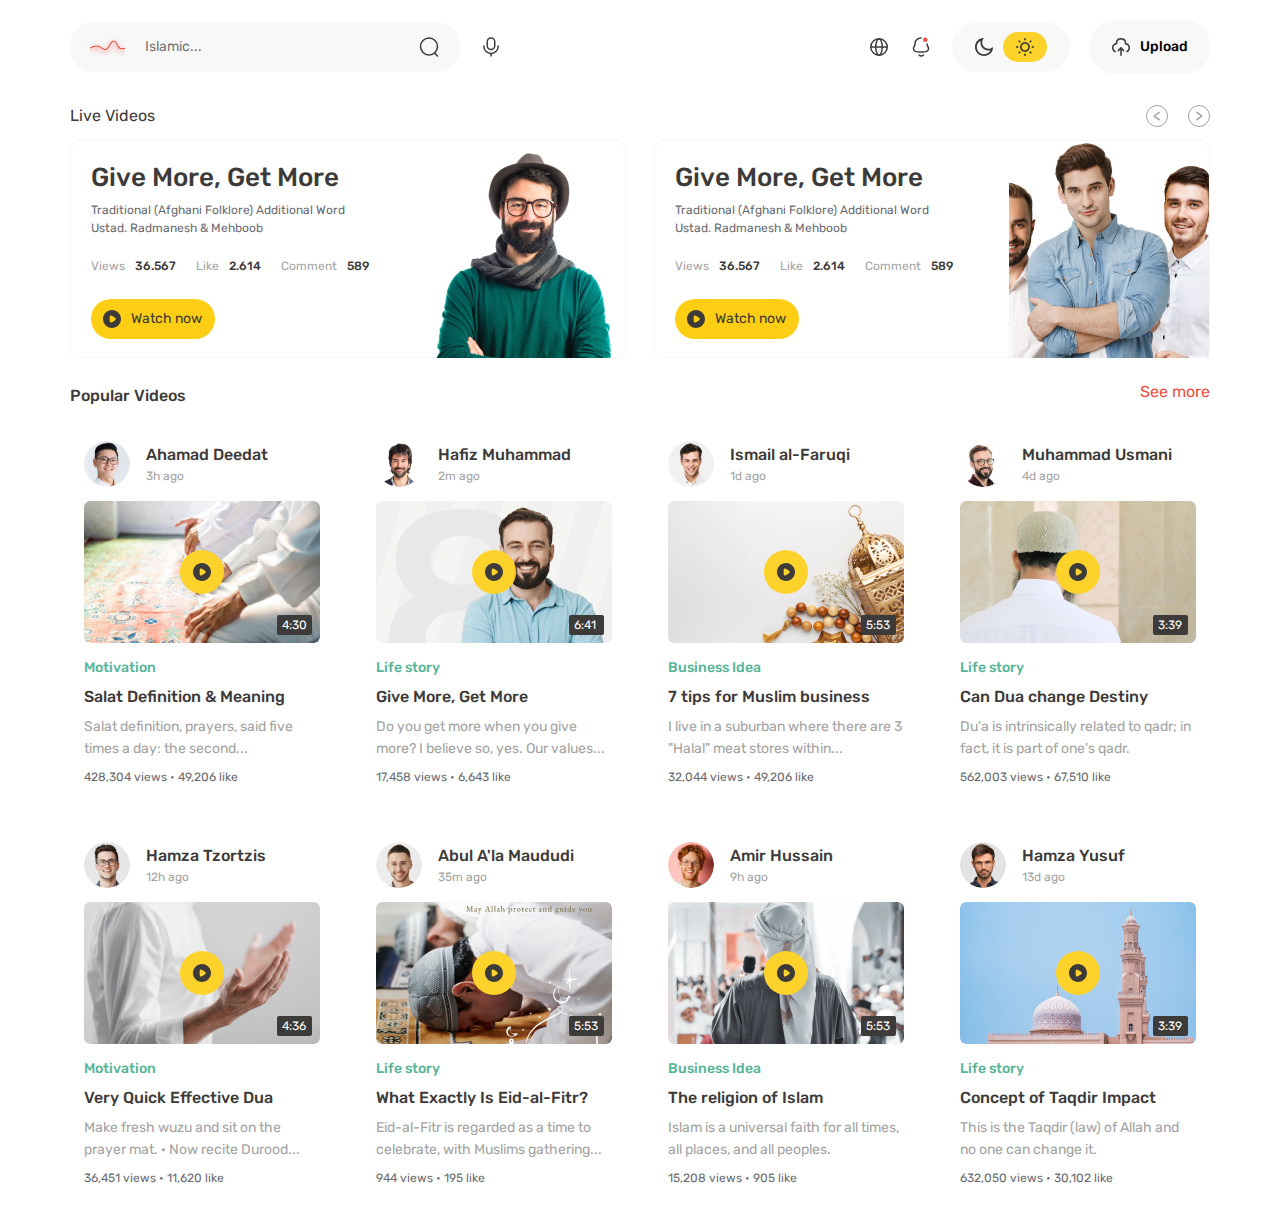
<file: index.html>
<!DOCTYPE html>
<html lang="en">
    <head>
        <meta charset="UTF-8" />
        <meta name="viewport" content="width=device-width, initial-scale=1.0" />
        <!-- Font -->
        <link rel="preconnect" href="https://fonts.googleapis.com" />
        <link rel="preconnect" href="https://fonts.gstatic.com" crossorigin />
        <link
            href="https://fonts.googleapis.com/css2?family=Rubik:ital,wght@0,300..900;1,300..900&display=swap"
            rel="stylesheet"
        />
        <!-- Css -->
        <link rel="stylesheet" href="css/main.css" />
        <title>Hackathon01</title>
    </head>
    <body>
        <header class="header header--fixed">
            <div class="container">
                <div class="header__wrap">
                    <!-- Left -->
                    <div class="header__left">
                        <div class="header__search">
                            <figure class="header__decor">
                                <img src="./img/header__decor.png" alt="header-decor">
                            </figure>
                            <div class="header__input-wrap">
                                <input
                                    type="text"
                                    name="header__input"
                                    class="header__input"
                                    placeholder="Islamic..."
                                />
                                <button class="header__search-btn">
                                    <img src="./img/Search.svg" alt="Search" />
                                </button>
                            </div>
                        </div>
                        <button class="header__voice">
                            <img src="./img/Voice.svg" alt="Voice" />
                        </button>
                    </div>
                    <!-- Right -->
                    <div class="header__right">
                        <button class="header__global">
                            <img src="./img/Global.svg" alt="global-icon" />
                        </button>
                        <button class="header__noti">
                            <img src="./img/Notification.svg" alt="noti-icon" />
                        </button>
                        <label class="header__dark-mode" for="darkmode">
                            <figure class="header__dark-mode--on">
                                <img src="./img/Dark.svg" alt="darkmode-icon" />
                            </figure>
                            <figure class="header__dark-mode--off">
                                <img src="./img/Sun.png" alt="darkmode-icon" />
                            </figure>
                        </label>
                        <button class="header__upload">
                            <img
                                src="./img/Upload.svg"
                                alt="upload-icon"
                                class="header__upload-icon"
                            />
                            <p class="header__upload-text">Upload</p>
                        </button>
                    </div>
                </div>
            </div>
        </header>
        <main>
            <div class="container">
                <!-- Live -->
                <section class="live">
                    <!-- Heading -->
                    <div class="live__heading">
                        <h2 class="live__title">Live Videos</h2>
                        <div class="live__action">
                            <button href="#" class="live__arrow"><</button>
                            <button href="#" class="live__arrow">></button>
                        </div>
                    </div>
                    <!--List -->
                    <ul class="live__list">
                        <!-- Live__item01 -->
                        <li class="live__item">
                            <!-- Content -->
                            <div class="live__item-content">
                                <h3 class="live__item-chanel">
                                    Give More, Get More
                                </h3>
                                <p class="live__item-desc line-clamp">
                                    Traditional (Afghani Folklore) Additional
                                    Word Ustad. Radmanesh & Mehboob
                                </p>
                                <div class="live__item-info-wrap">
                                    <div class="live__item-info">
                                        <p class="live__item-info-text">
                                            Views
                                        </p>
                                        <span class="live__item-info-number"
                                            >36.567</span
                                        >
                                    </div>
                                    <div class="live__item-info">
                                        <p class="live__item-info-text">Like</p>
                                        <span class="live__item-info-number"
                                            >2.614</span
                                        >
                                    </div>
                                    <div class="live__item-info">
                                        <p class="live__item-info-text">
                                            Comment
                                        </p>
                                        <span class="live__item-info-number"
                                            >589</span
                                        >
                                    </div>
                                </div>
                                <!-- Button -->
                                <a href="#" class="live__item-btn">
                                    <svg
                                        width="18"
                                        height="18"
                                        viewBox="0 0 18 18"
                                        fill="none"
                                        xmlns="http://www.w3.org/2000/svg"
                                    >
                                        <path
                                            fill-rule="evenodd"
                                            clip-rule="evenodd"
                                            d="M0 9.00521C0 4.03763 4.03958 0 9 0C13.9604 0 18 4.03763 18 9.00521C18 13.9624 13.9604 18 9 18C4.03958 18 0 13.9624 0 9.00521ZM12.3012 9.91606C12.3967 9.82055 12.5183 9.67294 12.5444 9.6382C12.6834 9.45586 12.7529 9.2301 12.7529 9.00521C12.7529 8.75253 12.6747 8.51809 12.527 8.32706C12.5149 8.31496 12.4912 8.28917 12.4603 8.25556C12.4026 8.19266 12.3196 8.10238 12.2403 8.02315C11.528 7.25904 9.66891 6.00868 8.69594 5.62663C8.54826 5.56671 8.17471 5.4356 7.9749 5.42692C7.78378 5.42692 7.60135 5.47033 7.4276 5.55716C7.21042 5.67873 7.03667 5.86975 6.94111 6.09551C6.8803 6.25181 6.78474 6.72069 6.78474 6.72938C6.68918 7.24168 6.63706 8.07525 6.63706 8.99566C6.63706 9.87352 6.68918 10.6715 6.76737 11.1925C6.76952 11.1946 6.77699 11.2319 6.7886 11.2898C6.82389 11.4657 6.89742 11.8324 6.97586 11.9826C7.16698 12.3473 7.54054 12.5731 7.94015 12.5731H7.9749C8.23552 12.5644 8.78281 12.3386 8.78281 12.33C9.70366 11.9479 11.5193 10.7583 12.249 9.96816L12.3012 9.91606Z"
                                            fill="#3D3B39"
                                        />
                                    </svg>
                                    Watch now
                                </a>
                            </div>
                            <!-- Media -->
                            <div class="live__item-media">
                                <div class="live__item-img-wrap">
                                    <img
                                        src="./img/live-img01.png"
                                        alt="media01"
                                        class="live__item-img"
                                    />
                                </div>
                            </div>
                        </li>
                        <!-- Live__item02 -->
                        <li class="live__item">
                            <!-- Content -->
                            <div class="live__item-content">
                                <h3 class="live__item-chanel">
                                    Give More, Get More
                                </h3>
                                <p class="live__item-desc line-clamp">
                                    Traditional (Afghani Folklore) Additional
                                    Word Ustad. Radmanesh & Mehboob
                                </p>
                                <div class="live__item-info-wrap">
                                    <div class="live__item-info">
                                        <p class="live__item-info-text">
                                            Views
                                        </p>
                                        <span class="live__item-info-number"
                                            >36.567</span
                                        >
                                    </div>
                                    <div class="live__item-info">
                                        <p class="live__item-info-text">Like</p>
                                        <span class="live__item-info-number"
                                            >2.614</span
                                        >
                                    </div>
                                    <div class="live__item-info">
                                        <p class="live__item-info-text">
                                            Comment
                                        </p>
                                        <span class="live__item-info-number"
                                            >589</span
                                        >
                                    </div>
                                </div>
                                <!-- Button -->
                                <a href="#" class="live__item-btn">
                                    <svg
                                        width="18"
                                        height="18"
                                        viewBox="0 0 18 18"
                                        fill="none"
                                        xmlns="http://www.w3.org/2000/svg"
                                    >
                                        <path
                                            fill-rule="evenodd"
                                            clip-rule="evenodd"
                                            d="M0 9.00521C0 4.03763 4.03958 0 9 0C13.9604 0 18 4.03763 18 9.00521C18 13.9624 13.9604 18 9 18C4.03958 18 0 13.9624 0 9.00521ZM12.3012 9.91606C12.3967 9.82055 12.5183 9.67294 12.5444 9.6382C12.6834 9.45586 12.7529 9.2301 12.7529 9.00521C12.7529 8.75253 12.6747 8.51809 12.527 8.32706C12.5149 8.31496 12.4912 8.28917 12.4603 8.25556C12.4026 8.19266 12.3196 8.10238 12.2403 8.02315C11.528 7.25904 9.66891 6.00868 8.69594 5.62663C8.54826 5.56671 8.17471 5.4356 7.9749 5.42692C7.78378 5.42692 7.60135 5.47033 7.4276 5.55716C7.21042 5.67873 7.03667 5.86975 6.94111 6.09551C6.8803 6.25181 6.78474 6.72069 6.78474 6.72938C6.68918 7.24168 6.63706 8.07525 6.63706 8.99566C6.63706 9.87352 6.68918 10.6715 6.76737 11.1925C6.76952 11.1946 6.77699 11.2319 6.7886 11.2898C6.82389 11.4657 6.89742 11.8324 6.97586 11.9826C7.16698 12.3473 7.54054 12.5731 7.94015 12.5731H7.9749C8.23552 12.5644 8.78281 12.3386 8.78281 12.33C9.70366 11.9479 11.5193 10.7583 12.249 9.96816L12.3012 9.91606Z"
                                            fill="#3D3B39"
                                        />
                                    </svg>
                                    Watch now
                                </a>
                            </div>
                            <!-- Media -->
                            <div class="live__item-media">
                                <figure class="live__item-img-wrap">
                                    <img
                                        src="img/live-img02.png"
                                        alt="media01"
                                        class="live__item-img"
                                    />
                                </figure>
                            </div>
                        </li>
                    </ul>
                </section>
                <!-- Popular -->
                <section class="popular">
                    <div class="popular__heading">
                        <h2 class="popular__title">Popular Videos</h2>
                        <a href="#" class="popular__link">See more</a>
                    </div>
                    <ul class="popular__list">
                        <!-- Item01 -->
                        <li class="popular__item">
                            <!-- info -->
                            <div class="popular__info-wrap">
                                <figure class="popular__avt-wrap">
                                    <img
                                        src="./img/popular-avt01.png"
                                        alt="popular-avt"
                                        class="popular__avt"
                                    />
                                </figure>
                                <div class="popular__info">
                                    <h3 class="popular__name">Ahamad Deedat</h3>
                                    <p class="popular__time">3h ago</p>
                                </div>
                            </div>
                            <!-- img -->
                            <figure class="popular__img-wrap">
                                <figure class="popular__play">
                                    <img
                                        src="./img/Play.svg"
                                        alt="popular__play"
                                    />
                                </figure>
                                <img
                                    src="./img/pupular__img01.png"
                                    alt="popular-img"
                                />
                                <p class="popular__img-time">4:30</p>
                            </figure>
                            <a href="#" class="popular__topic">Motivation</a>
                            <h2 class="popular__title">
                                Salat Definition & Meaning
                            </h2>
                            <p class="popular__desc line-clamp">
                                Salat definition, prayers, said five times a
                                day: the second...
                            </p>
                            <p class="popular__detail">
                                428,304 views • 49,206 like
                            </p>
                        </li>
                        <!-- Item02 -->
                        <li class="popular__item">
                            <!-- info -->
                            <div class="popular__info-wrap">
                                <figure class="popular__avt-wrap">
                                    <img
                                        src="./img/popular-avt02.png"
                                        alt="popular-avt"
                                        class="popular__avt"
                                    />
                                </figure>
                                <div class="popular__info">
                                    <h3 class="popular__name">
                                        Hafiz Muhammad
                                    </h3>
                                    <p class="popular__time">2m ago</p>
                                </div>
                            </div>
                            <!-- img -->
                            <figure class="popular__img-wrap">
                                <figure class="popular__play">
                                    <img
                                        src="./img/Play.svg"
                                        alt="popular__play"
                                    />
                                </figure>
                                <img
                                    src="./img/pupular__img02.png"
                                    alt="popular-img"
                                />
                                <p class="popular__img-time">6:41</p>
                            </figure>
                            <a href="#" class="popular__topic">Life story</a>
                            <h2 class="popular__title">Give More, Get More</h2>
                            <p class="popular__desc line-clamp">
                                Do you get more when you give more? I believe
                                so, yes. Our values...
                            </p>
                            <p class="popular__detail">
                                17,458 views • 6,643 like
                            </p>
                        </li>
                        <!-- Item03 -->
                        <li class="popular__item">
                            <!-- info -->
                            <div class="popular__info-wrap">
                                <figure class="popular__avt-wrap">
                                    <img
                                        src="./img/popular-avt03.png"
                                        alt="popular-avt"
                                        class="popular__avt"
                                    />
                                </figure>
                                <div class="popular__info">
                                    <h3 class="popular__name">
                                        Ismail al-Faruqi
                                    </h3>
                                    <p class="popular__time">1d ago</p>
                                </div>
                            </div>
                            <!-- img -->
                            <figure class="popular__img-wrap">
                                <figure class="popular__play">
                                    <img
                                        src="./img/Play.svg"
                                        alt="popular__play"
                                    />
                                </figure>
                                <img
                                    src="./img/pupular__img03.png"
                                    alt="popular-img"
                                />
                                <p class="popular__img-time">5:53</p>
                            </figure>
                            <a href="#" class="popular__topic">Business Idea</a>
                            <h2 class="popular__title">
                                7 tips for Muslim business
                            </h2>
                            <p class="popular__desc line-clamp">
                                I live in a suburban where there are 3 "Halal"
                                meat stores within...
                            </p>
                            <p class="popular__detail">
                                32,044 views • 49,206 like
                            </p>
                        </li>
                        <!-- Item04 -->
                        <li class="popular__item">
                            <!-- info -->
                            <div class="popular__info-wrap">
                                <figure class="popular__avt-wrap">
                                    <img
                                        src="./img/popular-avt04.png"
                                        alt="popular-avt"
                                        class="popular__avt"
                                    />
                                </figure>
                                <div class="popular__info">
                                    <h3 class="popular__name">
                                        Muhammad Usmani
                                    </h3>
                                    <p class="popular__time">4d ago</p>
                                </div>
                            </div>
                            <!-- img -->
                            <figure class="popular__img-wrap">
                                <figure class="popular__play">
                                    <img
                                        src="./img/Play.svg"
                                        alt="popular__play"
                                    />
                                </figure>
                                <img
                                    src="./img/pupular__img04.png"
                                    alt="popular-img"
                                />
                                <p class="popular__img-time">3:39</p>
                            </figure>
                            <a href="#" class="popular__topic">Life story</a>
                            <h2 class="popular__title">
                                Can Dua change Destiny
                            </h2>
                            <p class="popular__desc line-clamp">
                                Du'a is intrinsically related to qadr; in fact,
                                it is part of one's qadr.
                            </p>
                            <p class="popular__detail">
                                562,003 views • 67,510 like
                            </p>
                        </li>
                        <!-- Item05 -->
                        <li class="popular__item">
                            <!-- info -->
                            <div class="popular__info-wrap">
                                <figure class="popular__avt-wrap">
                                    <img
                                        src="./img/popular-avt05.png"
                                        alt="popular-avt"
                                        class="popular__avt"
                                    />
                                </figure>
                                <div class="popular__info">
                                    <h3 class="popular__name">
                                        Hamza Tzortzis
                                    </h3>
                                    <p class="popular__time">12h ago</p>
                                </div>
                            </div>
                            <!-- img -->
                            <figure class="popular__img-wrap">
                                <figure class="popular__play">
                                    <img
                                        src="./img/Play.svg"
                                        alt="popular__play"
                                    />
                                </figure>
                                <img
                                    src="./img/pupular__img05.png"
                                    alt="popular-img"
                                />
                                <p class="popular__img-time">4:36</p>
                            </figure>
                            <a href="#" class="popular__topic">Motivation</a>
                            <h2 class="popular__title">
                                Very Quick Effective Dua
                            </h2>
                            <p class="popular__desc line-clamp">
                                Make fresh wuzu and sit on the prayer mat. · Now
                                recite Durood...
                            </p>
                            <p class="popular__detail">
                                36,451 views • 11,620 like
                            </p>
                        </li>
                        <!-- Item06 -->
                        <li class="popular__item">
                            <!-- info -->
                            <div class="popular__info-wrap">
                                <figure class="popular__avt-wrap">
                                    <img
                                        src="./img/popular-avt06.png"
                                        alt="popular-avt"
                                        class="popular__avt"
                                    />
                                </figure>
                                <div class="popular__info">
                                    <h3 class="popular__name">
                                        Abul A'la Maududi
                                    </h3>
                                    <p class="popular__time">35m ago</p>
                                </div>
                            </div>
                            <!-- img -->
                            <figure class="popular__img-wrap">
                                <figure class="popular__play">
                                    <img
                                        src="./img/Play.svg"
                                        alt="popular__play"
                                    />
                                </figure>
                                <img
                                    src="./img/pupular__img06.png"
                                    alt="popular-img"
                                />
                                <p class="popular__img-time">5:53</p>
                            </figure>
                            <a href="#" class="popular__topic">Life story</a>
                            <h2 class="popular__title">
                                What Exactly Is Eid-al-Fitr?
                            </h2>
                            <p class="popular__desc line-clamp">
                                Eid-al-Fitr is regarded as a time to celebrate,
                                with Muslims gathering...
                            </p>
                            <p class="popular__detail">944 views • 195 like</p>
                        </li>
                        <!-- Item07 -->
                        <li class="popular__item">
                            <!-- info -->
                            <div class="popular__info-wrap">
                                <figure class="popular__avt-wrap">
                                    <img
                                        src="./img/popular-avt07.png"
                                        alt="popular-avt"
                                        class="popular__avt"
                                    />
                                </figure>
                                <div class="popular__info">
                                    <h3 class="popular__name">Amir Hussain</h3>
                                    <p class="popular__time">9h ago</p>
                                </div>
                            </div>
                            <!-- img -->
                            <figure class="popular__img-wrap">
                                <figure class="popular__play">
                                    <img
                                        src="./img/Play.svg"
                                        alt="popular__play"
                                    />
                                </figure>
                                <img
                                    src="./img/pupular__img07.png"
                                    alt="popular-img"
                                />
                                <p class="popular__img-time">5:53</p>
                            </figure>
                            <a href="#" class="popular__topic">Business Idea</a>
                            <h2 class="popular__title">
                                The religion of Islam
                            </h2>
                            <p class="popular__desc line-clamp">
                                Islam is a universal faith for all times, all
                                places, and all peoples.
                            </p>
                            <p class="popular__detail">
                                15,208 views • 905 like
                            </p>
                        </li>
                        <!-- Item08 -->
                        <li class="popular__item">
                            <!-- info -->
                            <div class="popular__info-wrap">
                                <figure class="popular__avt-wrap">
                                    <img
                                        src="./img/popular-avt08.png"
                                        alt="popular-avt"
                                        class="popular__avt"
                                    />
                                </figure>
                                <div class="popular__info">
                                    <h3 class="popular__name">Hamza Yusuf</h3>
                                    <p class="popular__time">13d ago</p>
                                </div>
                            </div>
                            <!-- img -->
                            <figure class="popular__img-wrap">
                                <figure class="popular__play">
                                    <img
                                        src="./img/Play.svg"
                                        alt="popular__play"
                                    />
                                </figure>
                                <img
                                    src="./img/pupular__img08.png"
                                    alt="popular-img"
                                />
                                <p class="popular__img-time">3:39</p>
                            </figure>
                            <a href="#" class="popular__topic">Life story</a>
                            <h2 class="popular__title">
                                Concept of Taqdir Impact
                            </h2>
                            <p class="popular__desc line-clamp">
                                This is the Taqdir (law) of Allah and no one can
                                change it.
                            </p>
                            <p class="popular__detail">
                                632,050 views • 30,102 like
                            </p>
                        </li>
                    </ul>
                </section>
            </div>
        </main>
    </body>
</html>
</file>
<file: css/main.css>
*,
*:before,
*:after {
    box-sizing: border-box;
}
* {
    margin: 0;
    padding: 0;
    font: inherit;
}
img,
picture,
svg,
video {
    display: block;
    max-width: 100%;
}
input,
select,
textarea {
    background-color: transparent;
    outline: none;
}
button {
    cursor: pointer;
    background-color: transparent;
    outline: none;
    border: 0;
}
body {
    min-height: 100vh;
    font-size: 16px;
    line-height: 1;
}

html,
body {
    font-family: "Rubik", sans-serif;
    scroll-behavior: smooth;
    font-size: 62.5%;
    -ms-user-select: none;
    -webkit-user-select: none;
    user-select: none;
}
/* Css */
a {
    text-decoration: none;
}
.line-clamp {
    --line: 2;
    display: -webkit-box;
    -webkit-line-clamp: var(--line);
    -webkit-box-orient: vertical;
    overflow: hidden;
}
.container {
    max-width: 1180px;
    font-weight: 400;
    color: #3d3b39;
    padding: 0 20px;
    margin: 0 auto;
}
main .container{
    padding: 0 20px 20px 20px;
}

.header {
    background-color: #fff;
    padding-top: 20px;
}
.header--fixed {
    position: sticky;
    top: -20px;
    z-index: 10;
}
/* Header */
.header__wrap {
    display: flex;
    align-items: center;
    justify-content: space-between;
    background-color: #fff;
}
.header__left,
.header__right {
    display: flex;
    align-items: center;
    column-gap: 20px;
}
.header__search {
    display: flex;
    align-items: center;
    gap: 20px;
    border-radius: 24px;
    padding: 14px 20px;
    background-color: #f8f8f8;
}
.header__decor {
    width: 35px;
    height: 22px;
}
.header__decor img {
    width: 100%;
    height: 100%;
    object-fit: cover;
}
.header__input {
    border: none;
    outline: none;
    font-size: 1.4rem;
    line-height: 1.57;
    min-width: 273px;
}

.header__input-wrap {
    display: flex;
    align-items: center;
}
.header__global,
.header__noti {
    width: 22px;
    height: 22px;
}
.header__dark-mode {
    cursor: pointer;
    display: flex;
    align-items: center;
    gap: 10px;
    border-radius: 25px;
    padding: 10px 23px;
    background-color: #f8f8f8;
}
.header__dark-mode--off,
.header__dark-mode--on {
    display: flex;
    align-items: center;
    justify-content: center;
    border-radius: 15px;
}

.header__dark-mode--off {
    width: 44px;
    height: 30px;
    background-color: #fdd32b;
}
.header__dark-mode--on {
    width: 18px;
    height: 18px;
}
.header__dark-mode img {
    width: 18px;
    height: 18px;
}
.header__upload {
    display: flex;
    align-items: center;
    column-gap: 10px;
    border-radius: 25px;
    padding: 14px 22px;
    background-color: #f8f8f8;
}
.header__upload-icon {
    width: 18px;
    height: 18px;
}
.header__upload-text {
    margin-left: auto;
    font-size: 1.4rem;
    padding: 2px 0;
    line-height: 1.57;

    font-weight: 500;
}

/* Live */
.live {
    margin-top: 30px;
}
.live__heading {
    display: flex;
    align-items: center;
    justify-content: space-between;
}
.live__title {
    font-size: 1.6rem;
    line-height: 1.5;
}
.live__action {
    display: flex;
    align-items: center;
    column-gap: 20px;
}
.live__arrow {
    display: flex;
    align-items: center;
    justify-content: center;
    font-size: 1.6rem;
    width: 22px;
    height: 22px;
    border-radius: 50%;
    border: 1px solid #a3a3a3;
    color: #a3a3a3;
    transition: 0.3s;
}
.live__arrow:hover {
    border: 1px solid #3d3b39;
}
/* Live list*/
.live__list {
    margin-top: 12px;
    display: flex;
    align-items: center;
    column-gap: 28px;
}
.live__item {
    display: flex;
    align-items: center;
    justify-content: space-between;
    height: 218px;
    transition: 0.3s;
    border-radius: 10px;
    border: 1px solid #f6f6f4;
}

/* Content */
.live__item-content {
    padding: 0 20px;
    width: 58%;
}
.live__item-chanel {
    font-size: 2.6rem;
    line-height: 1.46;

    font-weight: 500;
}
.live__item-desc {
    margin-top: 4px;
    font-size: 1.2rem;
    line-height: 1.5;
    color: #686a70;
}
.live__item-info-wrap,
.live__item-info {
    display: flex;
    align-items: center;
    column-gap: 20px;
}
.live__item-info-wrap {
    margin-top: 20px;
}
.live__item-info {
    column-gap: 10px;
}
/* Media */
.live__item-img-wrap {
    width: 200px;
    height: 218px;
}

.live__item-img {
    display: block;
    width: 100%;
    height: 100%;
    object-fit: cover;
}
.live__item-info-text,
.live__item-info-number {
    font-size: 1.2rem;
    line-height: 1.5;
}
.live__item-info-text {
    color: #a3a3a3;
}
.live__item-info-number {
    font-weight: 500;
}
.live__item-btn {
    margin-top: 24px;
    min-width: 124px;
    height: 40px;
    display: inline-flex;
    align-items: center;
    padding: 10px 12px;
    background-color: #fdce14;
    border-radius: 26px;
    column-gap: 10px;
    font-size: 1.4rem;
    line-height: 1.57;
    color: #3d3b39;
    transition: 0.3s;
}
.live__item-btn:hover {
    opacity: 0.7;
}
.popular {
    margin-top: 20px;
}
.popular__heading {
    display: flex;
    align-items: center;
    justify-content: space-between;
}
.popular__title {
    margin-top: 6px;
    font-size: 1.6rem;
    line-height: 1.44;
    font-weight: 500;
}
.popular__link {
    font-size: 1.6rem;
    line-height: 1.5;
    color: #ef4e40;
}
.popular__list {
    margin-top: 20px;
    display: grid;
    grid-template-columns: repeat(4, 1fr);
    gap: 28px;
}
.popular__item {
    padding: 14px;
    list-style: none;
    transition: 0.3s;
}
.popular__item:hover {
    border-radius: 10px;
    box-shadow: rgba(0, 0, 0, 0.15) 0px 15px 25px,
        rgba(245, 242, 242, 0.601) 0px 5px 10px;
}
.popular__info-wrap {
    display: flex;
    align-items: center;
    column-gap: 16px;
}
.popular__name {
    font-size: 1.6rem;
    line-height: 1.5;

    font-weight: 500;
}
.popular__time {
    font-size: 1.2rem;
    line-height: 1.5;
    color: #a3a3a3;
}
/* ----------------------- */
.popular__avt-wrap {
    width: 46px;
    height: 46px;
    border-radius: 50%;
}
.popular__avt {
    width: 100%;
    height: 100%;
    object-fit: cover;
    border-radius: inherit;
}

.popular__img-wrap {
    position: relative;
    margin-top: 14px;
    width: 100%;
    height: 142px;
    border-radius: 6px;
}
.popular__img-wrap img {
    width: 100%;
    height: 100%;
    object-fit: cover;
    border-radius: inherit;
}
.popular__topic {
    display: block;
    margin-top: 14px;
    font-size: 1.4rem;
    line-height: 1.57;
    color: #54b498;
    font-weight: 500;
}
.popular__desc {
    margin-top: 8px;
    font-size: 1.4rem;
    line-height: 1.57;
    color: #a3a3a3;
}
.popular__detail {
    margin-top: 8px;
    font-size: 1.2rem;
    line-height: 1.5;
    color: #686a70;
}
.popular__play {
    width: 44px;
    height: 44px;
    border-radius: 50%;
    background-color: #fdd32b;
    position: absolute;
    top: 50%;
    left: 50%;
    transform: translate(-50%, -50%);
    display: flex;
    align-items: center;
    justify-content: center;
    cursor: pointer;
}
.popular__play img {
    width: 22px;
    height: 22px;
    object-fit: cover;
}
.popular__img-time {
    position: absolute;
    bottom: 8px;
    right: 8px;
    border-radius: 2px;
    padding: 1px 5px;
    background-color: #3d3b39;
    font-size: 1.2rem;
    line-height: 1.5;
    color: #ffffff;
    width: 35px;
    height: 20px;
}
</file>
